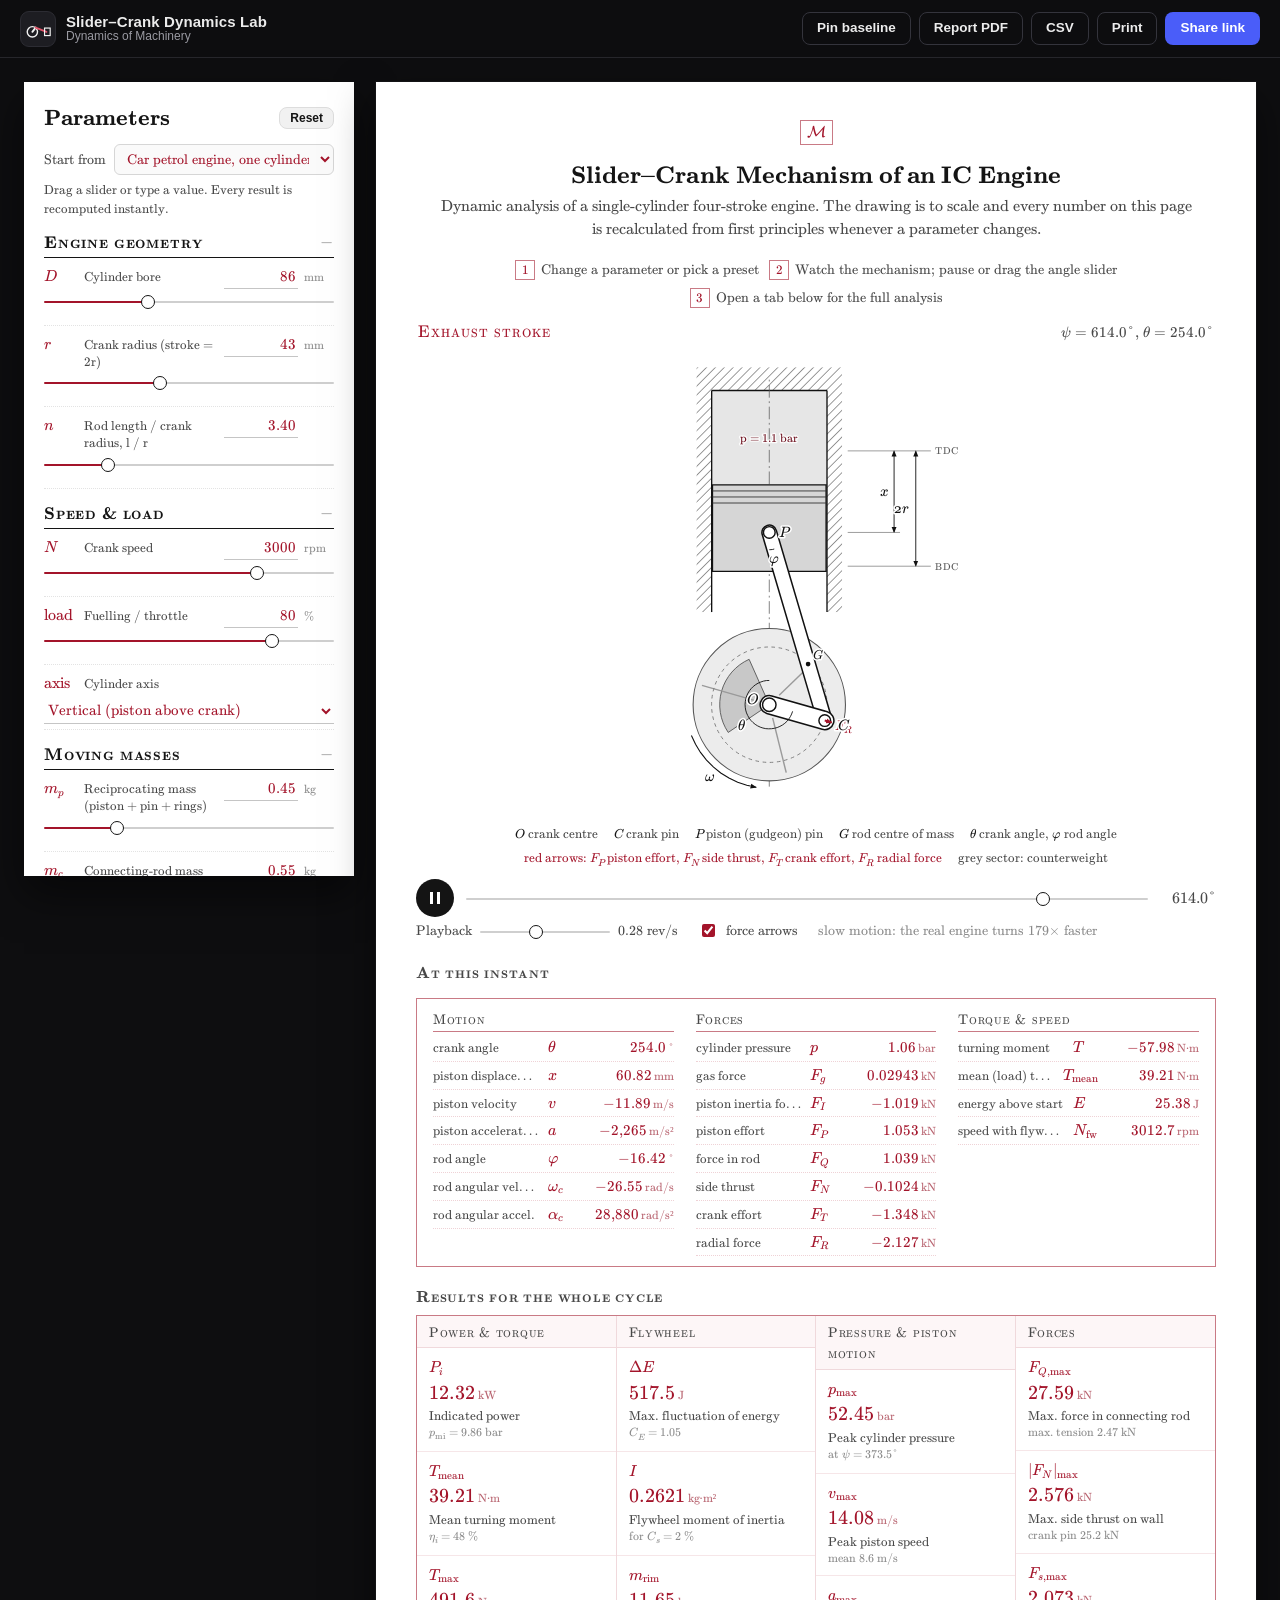
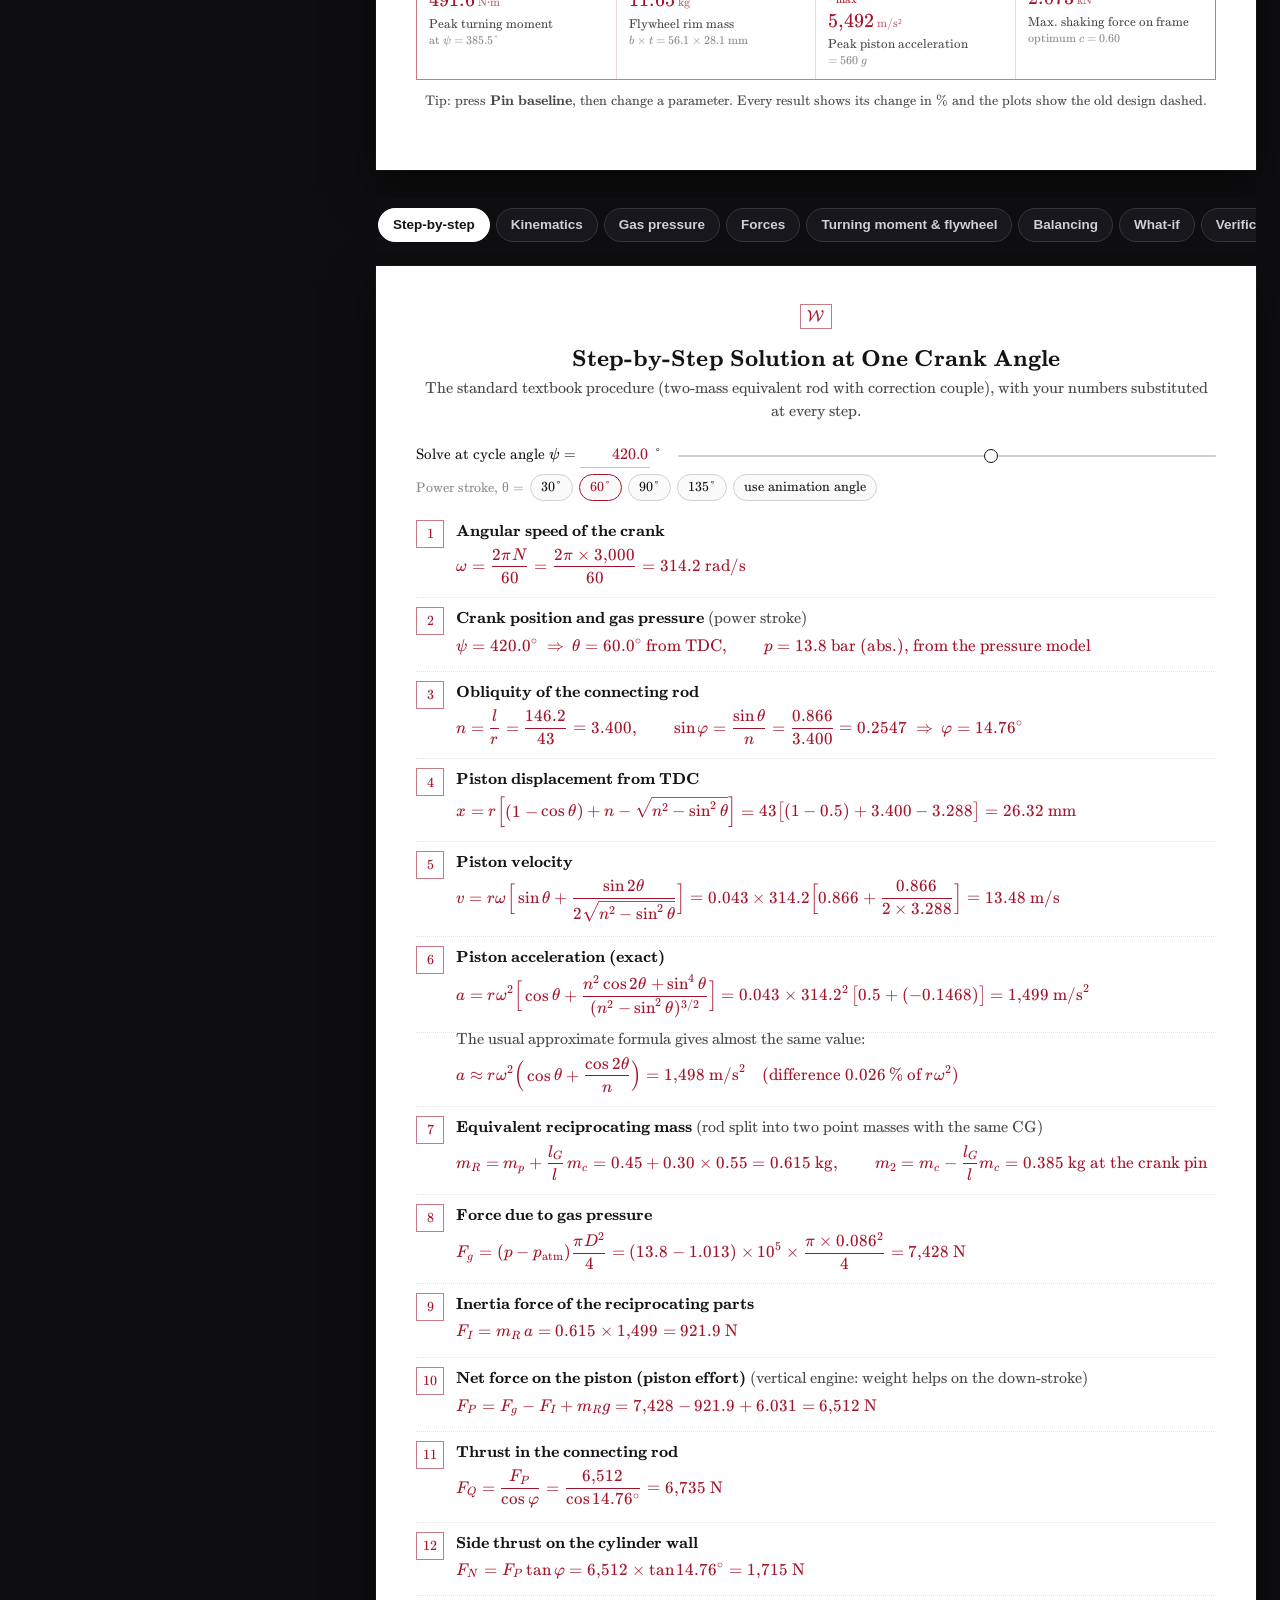
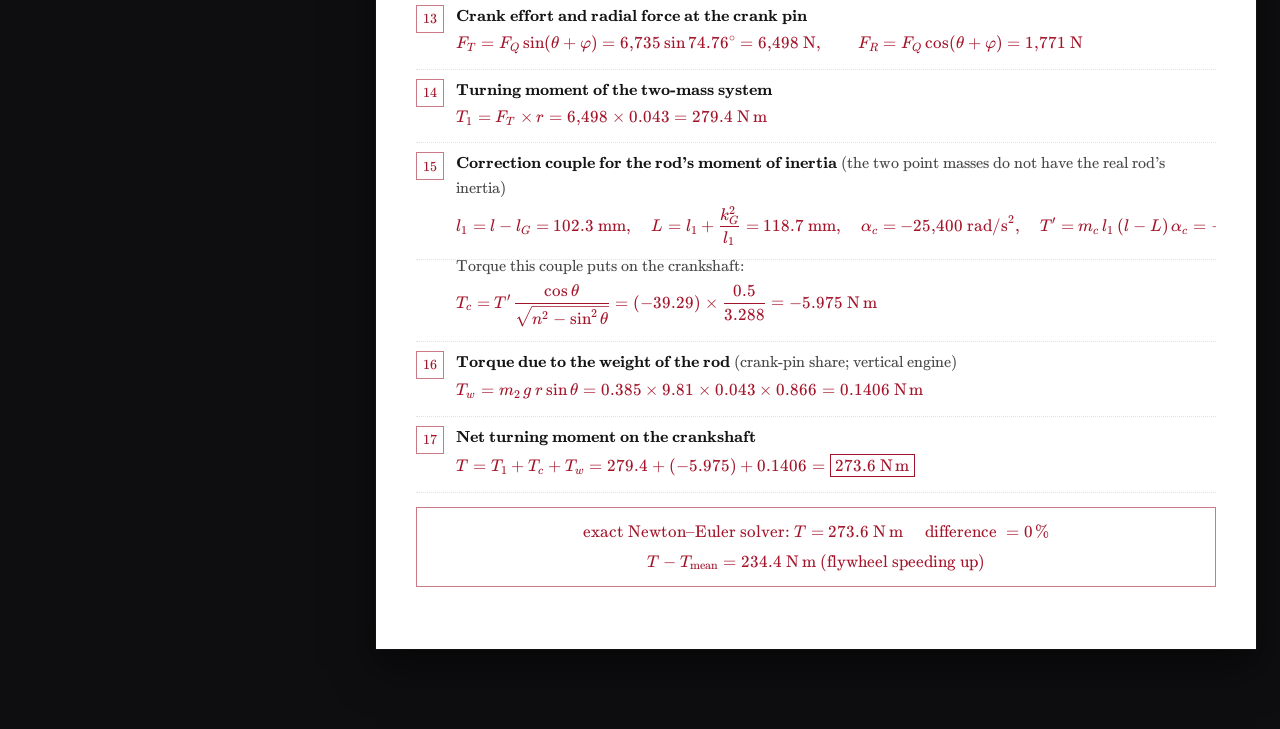
<file: index.html>
<!doctype html>
<html lang="en">
<head>
<meta charset="utf-8">
<meta name="viewport" content="width=device-width, initial-scale=1, viewport-fit=cover">
<title>Slider–Crank Dynamics Lab</title>
<meta name="description" content="Interactive dynamic analysis of a single-cylinder IC-engine slider-crank mechanism: exact kinematics, velocity and acceleration diagrams, gas pressure, Newton–Euler force analysis, turning-moment diagram, flywheel design and balancing.">
<meta name="theme-color" content="#0e0e10">
<meta property="og:title" content="Slider–Crank Dynamics Lab">
<meta property="og:description" content="Change any parameter of a single-cylinder engine and watch the mechanism, forces, turning-moment diagram, flywheel and balancing respond, with verified calculations.">
<meta property="og:type" content="website">
<link rel="icon" href="data:image/svg+xml,%3Csvg xmlns='http://www.w3.org/2000/svg' viewBox='0 0 64 64'%3E%3Crect width='64' height='64' rx='12' fill='%23fff'/%3E%3Ccircle cx='20' cy='38' r='11' fill='none' stroke='%23111' stroke-width='3'/%3E%3Cline x1='20' y1='38' x2='27' y2='29' stroke='%23111' stroke-width='4' stroke-linecap='round'/%3E%3Cline x1='27' y1='29' x2='50' y2='38' stroke='%23a3142a' stroke-width='4' stroke-linecap='round'/%3E%3Crect x='46' y='30' width='12' height='16' fill='%23ccc' stroke='%23111' stroke-width='2'/%3E%3C/svg%3E">
<link rel="preload" href="vendor/katex/fonts/KaTeX_Main-Regular.woff2" as="font" type="font/woff2" crossorigin>
<link rel="preload" href="vendor/katex/fonts/KaTeX_Math-Italic.woff2" as="font" type="font/woff2" crossorigin>
<link rel="stylesheet" href="vendor/katex/katex.min.css">
<link rel="stylesheet" href="css/style.css">
<script defer src="vendor/katex/katex.min.js"></script>
<script defer src="js/engine.js"></script>
<script defer src="js/plot.js"></script>
<script defer src="js/mechanism.js"></script>
<script defer src="js/app.js"></script>
</head>
<body>
<header class="topbar" id="top">
  <a class="brand" href="#" aria-label="Slider–Crank Dynamics Lab, back to top">
    <span class="brand-mark" aria-hidden="true">
      <svg viewBox="0 0 64 64" width="30" height="30"><circle cx="20" cy="38" r="11" fill="none" stroke="currentColor" stroke-width="3"/><line x1="20" y1="38" x2="27" y2="29" stroke="currentColor" stroke-width="4" stroke-linecap="round"/><line x1="27" y1="29" x2="50" y2="38" stroke="#e0566b" stroke-width="4" stroke-linecap="round"/><rect x="46" y="30" width="12" height="16" fill="none" stroke="currentColor" stroke-width="2.5"/></svg>
    </span>
    <span class="brand-text"><b>Slider–Crank Dynamics Lab</b><small>Dynamics of Machinery</small></span>
  </a>
  <div class="tb-actions">
    <button class="btn ghost" id="btnBaseline" title="Freeze the current design so every change is compared against it">Pin baseline</button>
    <a class="btn ghost" id="btnReport" href="report/Slider-Crank-Dynamic-Analysis.pdf" target="_blank" rel="noopener" title="Complete analysis of the default engine as a PDF report">Report PDF</a>
    <button class="btn ghost hide-sm" id="btnCSV" title="Download the full cycle table as CSV">CSV</button>
    <button class="btn ghost hide-sm" id="btnPrint" title="Print or save everything as PDF">Print</button>
    <button class="btn primary" id="btnShare" title="Copy a link that opens this exact configuration">Share link</button>
  </div>
</header>

<div class="layout" id="layout">
  <aside class="panel" id="panel" aria-label="Parameters">
    <div class="panel-head">
      <h2>Parameters</h2>
      <button class="btn tiny" id="btnReset" title="Restore the selected preset">Reset</button>
    </div>
    <label class="preset-row"><span>Start from</span><select id="preset" aria-label="Preset engine"></select></label>
    <p class="panel-note">Drag a slider or type a value. Every result is recomputed instantly.</p>
    <div id="controls"></div>
    <p class="panel-foot" id="perf"></p>
  </aside>

  <main class="pages" id="pages">

    <!-- ============================================================ HERO: mechanism first -->
    <section class="sheet hero" id="s-mech" aria-label="Mechanism in motion">
      <div class="tag" data-tex="\mathcal{M}"></div>
      <h1>Slider–Crank Mechanism of an IC Engine</h1>
      <p class="sub">Dynamic analysis of a single-cylinder four-stroke engine. The drawing is to scale and every number on this page is recalculated from first principles whenever a parameter changes.</p>
      <ol class="howto" aria-label="How to use">
        <li><b>1</b>Change a parameter or pick a preset</li>
        <li><b>2</b>Watch the mechanism; pause or drag the angle slider</li>
        <li><b>3</b>Open a tab below for the full analysis</li>
      </ol>
      <div class="mech-head"><span id="strokeName" class="stroke-name">&nbsp;</span><span id="psiLabel" class="psi-label"></span></div>
      <div class="mech-wrap" id="mechHost"></div>
      <p class="mech-key"><span><i class="mi">O</i> crank centre</span><span><i class="mi">C</i> crank pin</span><span><i class="mi">P</i> piston (gudgeon) pin</span><span><i class="mi">G</i> rod centre of mass</span><span><i class="mi">θ</i> crank angle, <i class="mi">φ</i> rod angle</span><span class="r">red arrows: <i class="mi">F<sub>P</sub></i> piston effort, <i class="mi">F<sub>N</sub></i> side thrust, <i class="mi">F<sub>T</sub></i> crank effort, <i class="mi">F<sub>R</sub></i> radial force</span><span>grey sector: counterweight</span></p>
      <div class="transport">
        <button class="btn round" id="btnPlay" aria-label="Pause animation" title="Play / pause (space)"><span class="ic-pause"></span></button>
        <input type="range" id="scrub" min="0" max="720" step="0.5" value="0" aria-label="Cycle angle psi">
        <span class="scrub-val" id="scrubVal">0°</span>
      </div>
      <div class="transport2">
        <label>Playback <input type="range" id="speed" min="0" max="1000" value="420" aria-label="Playback speed"> <span id="speedVal"></span></label>
        <label class="chk"><input type="checkbox" id="chkForces" checked> force arrows</label>
        <span class="muted small" id="slowmo"></span>
      </div>
      <div id="panelSlot"></div>
      <h3 class="mini-h">At this instant</h3>
      <div class="eqbox inst" id="inst" aria-live="off"></div>
      <h3 class="mini-h">Results for the whole cycle</h3>
      <div class="kpis" id="kpis"></div>
      <p class="hint">Tip: press <b>Pin baseline</b>, then change a parameter. Every result shows its change in % and the plots show the old design dashed.</p>
    </section>

    <nav class="tabs" id="tabs" role="tablist" aria-label="Analysis sections"></nav>

    <!-- ============================================================ STEP-BY-STEP -->
    <section class="sheet tab-page" id="solution" data-tab="Step-by-step" role="tabpanel">
      <div class="tag" data-tex="\mathcal{W}"></div>
      <h2>Step-by-Step Solution at One Crank Angle</h2>
      <p class="sub">The standard textbook procedure (two-mass equivalent rod with correction couple), with your numbers substituted at every step.</p>
      <div class="ws-controls">
        <label>Solve at cycle angle <span class="tx" data-tex="\psi"></span> =
          <input type="number" id="wsNum" min="0" max="719.5" step="0.5" value="420" aria-label="Cycle angle for the worked solution"> °</label>
        <input type="range" id="wsRange" min="0" max="719.5" step="0.5" value="420" aria-label="Cycle angle slider">
        <div class="ws-quick">
          <span class="muted small">Power stroke, θ =</span>
          <button class="chip" data-psi="390">30°</button><button class="chip" data-psi="420">60°</button><button class="chip" data-psi="450">90°</button><button class="chip" data-psi="495">135°</button>
          <button class="chip" id="wsSync" title="Use the angle currently shown by the animation">use animation angle</button>
        </div>
      </div>
      <ol class="steps" id="steps"></ol>
      <div class="eqbox result" id="wsResult"></div>
    </section>

    <!-- ============================================================ KINEMATICS -->
    <section class="sheet tab-page" id="kinematics" data-tab="Kinematics" role="tabpanel">
      <div class="tag" data-tex="\mathcal{K}"></div>
      <h2>Kinematics: Velocity &amp; Acceleration</h2>
      <p class="sub">How fast the piston and rod move at every crank angle. These numbers drive all the inertia forces.</p>
      <div class="obs" id="obsKin"></div>
      <h3>Velocity and acceleration diagrams (relative velocity method)</h3>
      <p class="small muted">Drawn to scale at the animation angle; they move with the mechanism. Vectors: <i>oc</i> crank-pin velocity ⟂ <i>OC</i>, <i>cp</i> velocity of <i>P</i> relative to <i>C</i> ⟂ <i>CP</i>, <i>op</i> piston velocity along the stroke. In the acceleration diagram, <i>c′x</i> is the radial (centripetal) and <i>xp′</i> the tangential component of <i>P</i> relative to <i>C</i>.</p>
      <div class="poly-wrap" id="polyHost"></div>
      <div class="table-wrap"><table class="vt compact" id="tblPoly"></table></div>
      <div class="fig-stack">
        <div class="fig" id="figX"></div>
        <div class="fig" id="figV"></div>
        <div class="fig" id="figA"></div>
      </div>
      <p class="caption"><b>Fig. 2.</b> Piston displacement, velocity and acceleration over one revolution (solid: exact, dashed: approximate formula).</p>
      <div class="fig-grid">
        <div class="fig" id="figWc"></div>
        <div class="fig" id="figAc"></div>
      </div>
      <p class="caption"><b>Fig. 3.</b> Angular velocity and angular acceleration of the connecting rod.</p>
      <h3>How it is calculated</h3>
      <div class="eqbox">
        <div class="eq" data-tex="x = r\left[(1-\cos\theta) + n - \sqrt{n^{2}-\sin^{2}\theta}\,\right],\qquad n=\dfrac{l}{r},\qquad \omega=\dfrac{2\pi N}{60}"></div>
        <div class="eq" data-tex="v= r\omega\left[\sin\theta+\dfrac{\sin 2\theta}{2\sqrt{n^{2}-\sin^{2}\theta}}\right],\qquad a= r\omega^{2}\left[\cos\theta+\dfrac{n^{2}\cos 2\theta+\sin^{4}\theta}{\left(n^{2}-\sin^{2}\theta\right)^{3/2}}\right]"></div>
        <div class="eq" data-tex="\sin\varphi=\dfrac{\sin\theta}{n},\qquad \omega_c=\dfrac{\omega\cos\theta}{\sqrt{n^{2}-\sin^{2}\theta}},\qquad \alpha_c=-\dfrac{\omega^{2}\sin\theta\,(n^{2}-1)}{\left(n^{2}-\sin^{2}\theta\right)^{3/2}}"></div>
        <div class="eq" data-tex="\text{approximate: } v\approx r\omega\left(\sin\theta+\tfrac{\sin2\theta}{2n}\right),\qquad a\approx r\omega^{2}\left(\cos\theta+\tfrac{\cos2\theta}{n}\right)"></div>
      </div>
      <div class="eqbox result" id="resKin"></div>
    </section>

    <!-- ============================================================ PRESSURE -->
    <section class="sheet tab-page" id="pressure" data-tab="Gas pressure" role="tabpanel">
      <div class="tag" data-tex="\mathcal{G}"></div>
      <h2>Cylinder Pressure &amp; Indicator Diagram</h2>
      <p class="sub">The gas pushes the piston; this pressure is the input for the force analysis.</p>
      <div class="obs" id="obsGas"></div>
      <div class="fig" id="figP"></div>
      <p class="caption"><b>Fig. 4.</b> Cylinder pressure over the four-stroke cycle.</p>
      <div class="fig-toolbar"><label class="chk"><input type="checkbox" id="chkLog"> log–log axes</label></div>
      <div class="fig" id="figPV"></div>
      <p class="caption"><b>Fig. 5.</b> Indicator (<span class="tx" data-tex="p\text{–}V"></span>) diagram. The enclosed area is the indicated work per cycle; the dot follows the animation.</p>
      <h3>How it is calculated</h3>
      <div class="eqbox">
        <div class="eq" data-tex="V(\theta)=V_c+\tfrac{\pi}{4}D^{2}\,x(\theta),\qquad V_s=\tfrac{\pi}{4}D^{2}\,(2r),\qquad V_c=\dfrac{V_s}{r_c-1}"></div>
        <div class="eq" data-tex="\dfrac{dp}{d\theta}=-\gamma\,\dfrac{p}{V}\,\dfrac{dV}{d\theta}+\dfrac{\gamma-1}{V}\,\dfrac{dQ}{d\theta},\qquad Q(\theta)=Q_{in}\left\{1-\exp\!\left[-5\left(\dfrac{\theta-\theta_0}{\Delta\theta_b}\right)^{3}\right]\right\}"></div>
        <div class="eq" data-tex="W=\oint p\,dV,\qquad p_{mi}=\dfrac{W}{V_s},\qquad P_i=W\,\dfrac{N}{120},\qquad \eta_i=\dfrac{W}{Q_{in}}"></div>
      </div>
      <p class="small">First-law energy balance of the closed cylinder, integrated with RK4 (0.25° step). Combustion starts at <span class="tx" data-tex="\theta_0=360^\circ-\theta_s"></span> and lasts <span class="tx" data-tex="\Delta\theta_b"></span>. Suction is at <span class="tx" data-tex="p_1"></span>, exhaust at <span class="tx" data-tex="1.05\,p_{atm}"></span>, and the crank-case is at <span class="tx" data-tex="p_{atm}"></span>. Net heat released at full load is 2.6 kJ per litre of swept volume.</p>
      <div class="eqbox result" id="resGas"></div>
    </section>

    <!-- ============================================================ FORCES -->
    <section class="sheet tab-page" id="forces" data-tab="Forces" role="tabpanel">
      <div class="tag" data-tex="\mathcal{F}"></div>
      <h2>Dynamic Force Analysis</h2>
      <p class="sub">Gas force minus the inertia of the moving parts gives the forces in every link and bearing.</p>
      <div class="obs" id="obsForce"></div>
      <div class="fig" id="figF1"></div>
      <p class="caption"><b>Fig. 6.</b> Gas force, inertia force of the piston and net piston effort.</p>
      <div class="fig" id="figF2"></div>
      <p class="caption"><b>Fig. 7.</b> Thrust in the connecting rod (+ compression, − tension) and side thrust on the cylinder wall.</p>
      <div class="fig-grid">
        <div class="fig" id="figF3"></div>
        <div class="fig" id="figPolar"></div>
      </div>
      <p class="caption"><b>Fig. 8.</b> Left: crank effort <span class="tx" data-tex="F_T"></span> and radial force <span class="tx" data-tex="F_R"></span>. Right: polar load diagram of the crank pin (in the crank frame), used to size the big-end bearing.</p>
      <h3>How it is calculated</h3>
      <div class="eqbox">
        <div class="eq" data-tex="F_g=(p-p_{atm})\,\tfrac{\pi}{4}D^{2},\qquad F_P=F_g-m_R\,a\;(+\,m_R\,g\ \text{if vertical}),\qquad m_R=m_p+\tfrac{l_G}{l}\,m_c"></div>
        <div class="eq" data-tex="F_Q=\dfrac{F_P}{\cos\varphi},\quad F_N=F_P\tan\varphi,\quad F_T=F_Q\sin(\theta+\varphi),\quad F_R=F_Q\cos(\theta+\varphi),\quad T_1=F_T\,r"></div>
        <div class="eq" data-tex="T=T_1+T_c+T_w,\qquad T_c=\big(I_2-I_G\big)\,\alpha_c\,\dfrac{\cos\theta}{\sqrt{n^2-\sin^2\theta}},\qquad I_2=m_c\,l_1(l-l_1)"></div>
      </div>
      <p class="small">The plots use the exact Newton–Euler solution of piston and rod (rod mass and moment of inertia included):
        <span class="tx" data-tex="m_c\mathbf a_G=\mathbf F_C-\mathbf F+m_c\mathbf g"></span>,
        <span class="tx" data-tex="I_G\ddot\beta=(\mathbf r_C-\mathbf r_P)\times\mathbf F+(\mathbf r_C-\mathbf r_G)\times m_c(\mathbf a_G-\mathbf g)"></span>,
        <span class="tx" data-tex="T=[\mathbf r_C\times(-\mathbf F_C)]_z"></span>.
        The textbook two-mass method with correction couple <span class="tx" data-tex="T_c"></span> gives exactly the same torque; see the Verification tab.</p>
      <div class="eqbox result" id="resForce"></div>
    </section>

    <!-- ============================================================ TMD -->
    <section class="sheet tab-page" id="flywheel" data-tab="Turning moment &amp; flywheel" role="tabpanel">
      <div class="tag" data-tex="\mathcal{T}"></div>
      <h2>Turning-Moment Diagram &amp; Flywheel</h2>
      <p class="sub">The engine torque swings above and below the steady load torque; the flywheel stores the surplus and gives it back.</p>
      <div class="obs" id="obsTmd"></div>
      <div class="fig" id="figT"></div>
      <p class="caption"><b>Fig. 9.</b> Turning-moment diagram. Red areas: <span class="tx" data-tex="T>T_{mean}"></span> (flywheel speeds up); blue: <span class="tx" data-tex="T<T_{mean}"></span> (flywheel slows down).</p>
      <h3>Table of areas (textbook method)</h3>
      <p class="small muted">Each loop is the area between <span class="tx" data-tex="T"></span> and <span class="tx" data-tex="T_{mean}"></span> between two crossing points. Taking the energy at the first crossing as <span class="tx" data-tex="E"></span>, the running total gives the energy at every crossing; the largest minus the smallest is <span class="tx" data-tex="\Delta E"></span>.</p>
      <div class="table-wrap"><table class="vt compact" id="tblLoops"></table></div>
      <div class="fig-grid">
        <div class="fig" id="figE"></div>
        <div class="fig" id="figN"></div>
      </div>
      <p class="caption"><b>Fig. 10.</b> Left: fluctuation of energy <span class="tx" data-tex="E(\psi)"></span>. Right: crankshaft speed with the designed flywheel, which stays inside the <span class="tx" data-tex="\pm C_s/2"></span> band.</p>
      <h3>How it is calculated</h3>
      <div class="eqbox">
        <div class="eq" data-tex="T_{mean}=\dfrac{1}{4\pi}\int_{0}^{4\pi}T\,d\theta,\qquad E(\theta)=\int_{0}^{\theta}\left(T-T_{mean}\right)d\theta,\qquad \Delta E=E_{max}-E_{min}"></div>
        <div class="eq" data-tex="\Delta E=I\,\omega^{2}C_s\;\Rightarrow\;I=\dfrac{\Delta E}{\omega^{2}C_s},\qquad C_E=\dfrac{\Delta E}{W},\qquad m_{rim}=\dfrac{I}{R^{2}},\qquad b\,t=\dfrac{m_{rim}}{2\pi R\,\rho},\qquad \sigma_t=\rho\,v^{2}"></div>
      </div>
      <div class="eqbox result" id="resTmd"></div>
    </section>

    <!-- ============================================================ BALANCING -->
    <section class="sheet tab-page" id="balancing" data-tab="Balancing" role="tabpanel">
      <div class="tag" data-tex="\mathcal{B}"></div>
      <h2>Balancing of Reciprocating Masses</h2>
      <p class="sub">The moving parts shake the engine frame; a counterweight on the crank can only partly cancel this.</p>
      <div class="obs" id="obsBal"></div>
      <div class="fig-grid">
        <div class="fig" id="figBal1"></div>
        <div class="fig" id="figBal2"></div>
      </div>
      <p class="caption"><b>Fig. 11.</b> Left: primary and secondary unbalanced forces over one revolution. Right: shaking force on the frame for <span class="tx" data-tex="c=0"></span>, the chosen <span class="tx" data-tex="c"></span>, and the optimum <span class="tx" data-tex="c"></span>.</p>
      <h3>How it is calculated</h3>
      <div class="eqbox">
        <div class="eq" data-tex="m_R=m_p+\dfrac{l_G}{l}\,m_c,\qquad m_{rot}=\Big(1-\dfrac{l_G}{l}\Big)m_c,\qquad m_B=m_{rot}+c\,m_R\ \ \text{(counterweight at radius } r)"></div>
        <div class="eq" data-tex="F_{pri}=m_R\,\omega^{2}r\cos\theta,\qquad F_{sec}=m_R\,\omega^{2}r\,\dfrac{\cos 2\theta}{n},\qquad \mathbf F_s=-\left(m_p\,\mathbf a_P+m_c\,\mathbf a_G+m_B\,\mathbf a_B\right)"></div>
        <div class="eq" data-tex="\text{residual primary: }(1-c)\,m_R\omega^{2}r\cos\theta\ \text{along the stroke},\qquad c\,m_R\omega^{2}r\sin\theta\ \text{across it}"></div>
      </div>
      <div class="eqbox result" id="resBal"></div>
    </section>

    <!-- ============================================================ SENSITIVITY -->
    <section class="sheet tab-page" id="sensitivity" data-tab="What-if" role="tabpanel">
      <div class="tag" data-tex="\mathcal{S}"></div>
      <h2>What Changes When a Parameter Changes?</h2>
      <p class="sub">A bar of +0.8 means a 1 % increase in that parameter raises the chosen result by about 0.8 %; negative bars mean it falls.</p>
      <div class="fig-toolbar"><label>Result <select id="sensOut"></select></label></div>
      <div class="fig" id="figSens"></div>
      <p class="caption"><b>Fig. 12.</b> Elasticity <span class="tx" data-tex="\partial\ln y/\partial\ln x"></span> of the selected result to each input at the current design (central differences, ±1 %).</p>
      <div class="fig-grid">
        <div class="fig" id="mapA"></div>
        <div class="fig" id="mapB"></div>
      </div>
      <p class="caption"><b>Fig. 13.</b> Design space over crank speed <span class="tx" data-tex="N"></span> and obliquity ratio <span class="tx" data-tex="n"></span>. Left: flywheel rim mass needed for the chosen <span class="tx" data-tex="C_s"></span>. Right: change of peak crank-pin load relative to the current design (★). Click a map to move the design there.</p>
    </section>

    <!-- ============================================================ VERIFICATION -->
    <section class="sheet tab-page" id="verification" data-tab="Verification" role="tabpanel">
      <div class="tag" data-tex="\mathcal{V}"></div>
      <h2>Verification of the Calculations</h2>
      <p class="sub">Every result is cross-checked against an independent method.</p>
      <p><b>Benchmark A: textbook problem.</b> A horizontal engine has <span class="tx" data-tex="r=300"></span>&nbsp;mm, <span class="tx" data-tex="l=1.2"></span>&nbsp;m, <span class="tx" data-tex="D=0.5"></span>&nbsp;m, <span class="tx" data-tex="m_R=250"></span>&nbsp;kg and <span class="tx" data-tex="N=250"></span>&nbsp;rpm, with a net pressure of 0.35&nbsp;N/mm² at <span class="tx" data-tex="\theta=60^\circ"></span> from IDC. It is solved by the hand-calculation chain (approximate acceleration) and by the exact solver.</p>
      <div class="table-wrap"><table class="vt" id="tblBench"></table></div>
      <p><b>Benchmark B: air-standard Otto cycle.</b> For <span class="tx" data-tex="r_c=8,\ \gamma=1.4"></span> the integrated cycle must give <span class="tx" data-tex="\eta=1-r_c^{\,1-\gamma}"></span>.</p>
      <div class="table-wrap"><table class="vt" id="tblOtto"></table></div>
      <p><b>Live checks on the current design</b> (recomputed on every change):</p>
      <div class="table-wrap"><table class="vt" id="tblLive"></table></div>
      <div class="fig" id="figVer"></div>
      <p class="caption"><b>Fig. 14.</b> Exact turning moment against the common simplified method (two-mass rod, approximate acceleration, no correction couple). The gap is the error of that simplification for this design.</p>
    </section>

    <!-- ============================================================ THEORY -->
    <section class="sheet tab-page" id="theory" data-tab="Problem &amp; notation" role="tabpanel">
      <div class="tag" data-tex="\mathscr{P}"></div>
      <h2>Problem Statement &amp; Notation</h2>
      <p><b>Setting.</b> A slider-crank chain <span class="tx" data-tex="OCP"></span>. The crank <span class="tx" data-tex="OC"></span> of radius <span class="tx" data-tex="r"></span> turns counter-clockwise at <span class="tx" data-tex="N"></span>&nbsp;rpm about the fixed centre <span class="tx" data-tex="O"></span>. The connecting rod <span class="tx" data-tex="CP"></span> has length <span class="tx" data-tex="l=nr"></span>, mass <span class="tx" data-tex="m_c"></span>, centre of mass <span class="tx" data-tex="G"></span> at <span class="tx" data-tex="l_G"></span> from the crank pin and radius of gyration <span class="tx" data-tex="k_G"></span>. The piston (bore <span class="tx" data-tex="D"></span>, reciprocating mass <span class="tx" data-tex="m_p"></span>) slides along the line of stroke. A rim-type flywheel of mean diameter <span class="tx" data-tex="D_f"></span> and a counterweight balancing the revolving mass plus a fraction <span class="tx" data-tex="c"></span> of the reciprocating mass are fitted.</p>
      <p><b>Coordinates.</b> <span class="tx" data-tex="\theta"></span> is the crank angle from inner dead centre (TDC) and <span class="tx" data-tex="\psi\in[0,720^\circ)"></span> the four-stroke cycle angle (0 TDC suction, 180 BDC, 360 firing TDC, 540 BDC). Forces are positive toward the crank; torque <span class="tx" data-tex="T"></span> is positive in the direction of rotation.</p>
      <p><b>Data</b> <span class="muted">(live)</span>.</p>
      <p class="dataline" id="dataLine"></p>
      <div class="cols">
        <dl class="nom">
          <dt data-tex="r,\ l,\ n"></dt><dd>crank radius, rod length, obliquity ratio <span class="tx" data-tex="l/r"></span></dd>
          <dt data-tex="\theta,\ \psi,\ \varphi"></dt><dd>crank angle, cycle angle, rod obliquity</dd>
          <dt data-tex="x,\ v,\ a"></dt><dd>piston displacement, velocity, acceleration</dd>
          <dt data-tex="\omega_c,\ \alpha_c"></dt><dd>angular velocity / acceleration of the rod</dd>
          <dt data-tex="F_g,\ F_I,\ F_P"></dt><dd>gas force, inertia force, piston effort</dd>
          <dt data-tex="F_Q,\ F_N"></dt><dd>thrust in rod, side thrust on cylinder wall</dd>
          <dt data-tex="F_T,\ F_R"></dt><dd>crank effort (tangential) and radial force</dd>
          <dt data-tex="T_c,\ T_w"></dt><dd>torque of the correction couple and of rod weight</dd>
          <dt data-tex="\Delta E,\ C_E,\ C_s"></dt><dd>max. fluctuation of energy; coefficients of fluctuation of energy and speed</dd>
          <dt data-tex="I,\ m_{rim},\ b,\ t"></dt><dd>flywheel inertia, rim mass, width, thickness</dd>
          <dt data-tex="m_R,\ m_{rot},\ c"></dt><dd>reciprocating and revolving masses, balance fraction</dd>
        </dl>
        <div>
          <p><b>Assumptions.</b></p>
          <ul class="tight">
            <li>Rigid links, frictionless joints; crank balanced about <span class="tx" data-tex="O"></span>.</li>
            <li>Constant crank speed during the force analysis (the flywheel keeps the ripple within <span class="tx" data-tex="C_s"></span>).</li>
            <li>Gravity included; single-zone ideal gas with constant <span class="tx" data-tex="\gamma"></span>; instantaneous gas exchange at dead centres.</li>
            <li>Flywheel inertia from the rim alone (conservative).</li>
          </ul>
          <p><b>Numerics.</b> 1440 crank positions per cycle (0.5°), RK4 for the pressure equation, trapezoidal integrals.</p>
        </div>
      </div>
      <p><b>References.</b></p>
      <ol class="refs">
        <li>S.&nbsp;S.&nbsp;Rattan, <i>Theory of Machines</i>, McGraw-Hill Education.</li>
        <li>R.&nbsp;S.&nbsp;Khurmi &amp; J.&nbsp;K.&nbsp;Gupta, <i>Theory of Machines</i>, S.&nbsp;Chand.</li>
        <li>A.&nbsp;Ghosh &amp; A.&nbsp;K.&nbsp;Mallik, <i>Theory of Mechanisms and Machines</i>, East-West Press.</li>
        <li>J.&nbsp;J.&nbsp;Uicker, G.&nbsp;R.&nbsp;Pennock &amp; J.&nbsp;E.&nbsp;Shigley, <i>Theory of Machines and Mechanisms</i>, Oxford University Press.</li>
        <li>J.&nbsp;B.&nbsp;Heywood, <i>Internal Combustion Engine Fundamentals</i>, McGraw-Hill.</li>
      </ol>
    </section>
  </main>
</div>

<div class="pip" id="pip" aria-hidden="true">
  <div class="pip-host" id="pipHost"></div>
  <div class="pip-bar"><button class="btn round small" id="pipPlay" aria-label="Play or pause"><span class="ic-pause"></span></button><span id="pipLabel"></span><a href="#" class="pip-link" id="pipTop">top ↑</a><button class="pip-close" id="pipClose" aria-label="Hide the mini mechanism" title="Hide">×</button></div>
</div>
<button class="fab" id="fab">Parameters ↑</button>
<div class="toast" id="toast" role="status"></div>
<noscript><p class="noscript">This dashboard needs JavaScript to compute and draw the results.</p></noscript>
</body>
</html>
</file>
<file: css/style.css>
/* Slider–Crank Dynamics Lab — "LaTeX paper on a dark viewer" theme */
:root {
  --backdrop: #0e0e10;
  --backdrop-2: #17171a;
  --chrome-line: #26262b;
  --chrome-text: #ececec;
  --chrome-muted: #9a9aa2;
  --paper: #ffffff;
  --ink: #141414;
  --ink-2: #474747;
  --ink-3: #8a8a8a;
  --rule: #dcdcdc;
  --red: #a3142a;
  --red-line: #c97a85;
  --red-wash: #fdf6f7;
  --blue: #1f77b4;
  --accent: #4a5df9;
  --accent-2: #3a4ce0;
  --font: "KaTeX_Main", "Latin Modern Roman", "CMU Serif", "Times New Roman", Times, serif;
  --font-math: "KaTeX_Math", "Latin Modern Math", "Times New Roman", serif;
  --font-ui: -apple-system, BlinkMacSystemFont, "Segoe UI", Roboto, "Helvetica Neue", Arial, sans-serif;
  --panel-w: 352px;
  --topbar-h: 58px;
}

* { box-sizing: border-box; }
html { scroll-behavior: smooth; scroll-padding-top: calc(var(--topbar-h) + 16px); -webkit-text-size-adjust: 100%; }
body {
  margin: 0; background: var(--backdrop); color: var(--chrome-text);
  font-family: var(--font); font-size: 16px; line-height: 1.5;
  -webkit-font-smoothing: antialiased;
}
a { color: inherit; }
button, select, input { font: inherit; color: inherit; }
kbd, code { font-family: ui-monospace, SFMono-Regular, Consolas, monospace; font-size: .86em; }

/* ------------------------------------------------------------ top bar */
.topbar {
  position: sticky; top: 0; z-index: 60; height: var(--topbar-h);
  display: flex; align-items: center; gap: 16px; padding: 0 20px;
  background: rgba(14, 14, 16, .9); backdrop-filter: saturate(140%) blur(10px); -webkit-backdrop-filter: saturate(140%) blur(10px);
  border-bottom: 1px solid var(--chrome-line); font-family: var(--font-ui);
}
.brand { display: flex; align-items: center; gap: 10px; text-decoration: none; min-width: 0; }
.brand-mark { display: grid; place-items: center; width: 36px; height: 36px; border-radius: 9px; background: #1d1d22; color: #f2f2f2; border: 1px solid #2c2c33; flex: none; }
.brand-text { display: flex; flex-direction: column; line-height: 1.15; min-width: 0; }
.brand-text b { font-weight: 650; font-size: 15px; letter-spacing: .1px; white-space: nowrap; }
.brand-text small { color: var(--chrome-muted); font-size: 12px; white-space: nowrap; }
.tb-actions { margin-left: auto; display: flex; align-items: center; gap: 8px; }
.tb-select { display: flex; align-items: center; gap: 6px; color: var(--chrome-muted); font-size: 13px; }
.tb-select select {
  background: #1b1b20; border: 1px solid #2f2f37; border-radius: 8px; color: var(--chrome-text);
  padding: 6px 28px 6px 10px; font-size: 13px; max-width: 230px; appearance: none; -webkit-appearance: none;
  background-image: linear-gradient(45deg, transparent 50%, #aaa 50%), linear-gradient(135deg, #aaa 50%, transparent 50%);
  background-position: calc(100% - 15px) 52%, calc(100% - 10px) 52%; background-size: 5px 5px; background-repeat: no-repeat;
}
.btn {
  border: 1px solid transparent; border-radius: 8px; padding: 7px 14px; font-family: var(--font-ui); font-size: 13.5px; font-weight: 600;
  cursor: pointer; transition: background .15s, border-color .15s, color .15s; white-space: nowrap; line-height: 1.2;
}
.btn.primary { background: var(--accent); color: #fff; }
.btn.primary:hover { background: var(--accent-2); }
.btn.ghost { background: transparent; border-color: #34343c; color: var(--chrome-text); }
.btn.ghost:hover { background: #1d1d23; }
a.btn { text-decoration: none; display: inline-block; }
.btn.ghost.on { border-color: var(--accent); color: #c7cdff; background: rgba(74, 93, 249, .12); }
.btn.tiny { padding: 3px 10px; font-size: 12px; background: #f1f1f1; color: var(--ink); border-color: #ddd; }
.btn.tiny:hover { background: #e7e7e7; }
.btn:focus-visible, select:focus-visible, input:focus-visible, a:focus-visible { outline: 2px solid var(--accent); outline-offset: 2px; }

/* ------------------------------------------------------------ layout */
.layout {
  display: grid; grid-template-columns: var(--panel-w) minmax(0, 1fr); gap: 28px;
  max-width: 1500px; margin: 0 auto; padding: 24px 24px 80px;
}
.pages { display: flex; flex-direction: column; gap: 28px; min-width: 0; }

/* ------------------------------------------------------------ paper */
.panel, .sheet { background: var(--paper); color: var(--ink); }
.sheet {
  position: relative; padding: 44px 56px 56px; max-width: 980px; width: 100%; margin: 0 auto;
  box-shadow: 0 0 0 1px rgba(255, 255, 255, .03), 0 18px 40px rgba(0, 0, 0, .5);
}
.sheet h1, .sheet h2 { text-align: center; font-weight: 700; margin: 4px 0 2px; letter-spacing: .1px; }
.sheet h1 { font-size: 1.62rem; }
.sheet h2 { font-size: 1.42rem; }
.sheet h3 { font-size: 1.12rem; margin: 6px 0 10px; }
.center { text-align: center; }
.sheet p { margin: 10px 0; text-align: justify; hyphens: auto; -webkit-hyphens: auto; }
.sheet .sub { text-align: center; color: var(--ink-2); margin: 2px 0 18px; font-size: .97rem; }
.byline { text-align: center !important; margin: 4px 0 !important; }
.byline.small { font-size: .9rem; color: var(--ink-2); margin-bottom: 22px !important; }
.muted { color: var(--ink-3); }
.small { font-size: .88rem; }
.sheet a { color: var(--red); text-decoration: none; }
.sheet a:hover { text-decoration: underline; }
.page-no { position: absolute; left: 0; right: 0; bottom: 16px; text-align: center; color: var(--ink-3); font-size: .85rem; }
.tag { display: block; width: fit-content; margin: 18px auto 12px; padding: 0 6px; border: 1px solid var(--red-line); color: var(--red); font-size: .95rem; min-height: 1.5em; }
.tag .katex { color: var(--red); }
.sheet .tag:first-child { margin-top: 0; }

.eqbox { border: 1px solid var(--red-line); color: var(--red); padding: 10px 16px; margin: 14px 0; overflow-x: auto; overflow-y: hidden; }
.eqbox .katex { color: var(--red); }
.eqbox.soft { border-style: dashed; }
.eq { margin: 6px 0; text-align: center; }
.eq .katex-display { margin: 4px 0; }
.katex { font-size: 1.06em; }
.eqbox.result { display: flex; flex-wrap: wrap; justify-content: center; gap: 6px 22px; padding: 12px 14px; }
.eqbox.result .ri { white-space: nowrap; }
.eqbox.result .ri.warn .katex, .eqbox.result .ri.warn { color: #b35a00; }

.dataline { display: flex; flex-wrap: wrap; gap: 4px 16px; color: var(--red); padding: 8px 14px; border: 1px solid var(--red-line); }
.dataline .katex { color: var(--red); }
.todo { padding-left: 1.4em; margin: 6px 0; }
.todo li { margin: 3px 0; }
.hint { font-size: .9rem; color: var(--ink-2); text-align: center !important; }

/* KPIs */
.kpis { display: grid; grid-template-columns: repeat(4, minmax(0, 1fr)); border: 1px solid var(--red-line); }
.kgrp { border-right: 1px solid #f0d9dc; min-width: 0; }
.kgrp:last-child { border-right: none; }
.kgrp-h { font-variant: small-caps; letter-spacing: .05em; font-size: .9rem; color: var(--ink-2); padding: 6px 12px 4px; background: var(--red-wash); border-bottom: 1px solid #f0d9dc; }
.kpi { padding: 8px 12px 8px; border-bottom: 1px solid #f6e6e8; position: relative; min-width: 0; }
.kpi:last-child { border-bottom: none; }
.kpi-sym { color: var(--red); font-size: .95rem; height: 1.6em; }
.kpi-sym .katex { color: var(--red); }
.kpi-val { color: var(--red); font-size: 1.28rem; line-height: 1.25; white-space: nowrap; font-variant-numeric: tabular-nums; }
.kpi-val .u { font-size: .78rem; color: #b8636f; margin-left: 3px; }
.kpi-lab { font-size: .8rem; color: var(--ink-2); line-height: 1.25; margin-top: 2px; }
.kpi-x { font-size: .74rem; color: var(--ink-3); }
.delta { position: absolute; top: 9px; right: 9px; font-family: var(--font-ui); font-size: 11px; font-weight: 600; padding: 1px 6px; border-radius: 10px; background: #f2f2f2; color: #444; display: none; }
.delta.on { display: block; }
.delta.up { background: #fde8eb; color: #a3142a; }
.delta.down { background: #e6f0fa; color: #1b5f93; }

/* figures */
.fig { position: relative; width: 100%; margin: 6px 0; }
.fig-stack .fig { margin: 0; }
.fig-grid { display: grid; grid-template-columns: 1fr 1fr; gap: 10px 22px; }
.caption { font-size: .92rem; color: var(--ink-2); text-align: center !important; margin: 4px 0 16px !important; }
.fig-toolbar { display: flex; justify-content: flex-end; gap: 14px; font-size: .9rem; color: var(--ink-2); margin-top: 12px; }
.fig-toolbar select { border: none; border-bottom: 1px solid #bbb; background: transparent; padding: 2px 4px; color: var(--red); }
.plot { position: relative; touch-action: pan-y; }
.plot canvas { position: absolute; left: 0; top: 0; display: block; }
.plot-over { cursor: crosshair; }
.plot-tip {
  position: absolute; left: 0; top: 0; pointer-events: none; z-index: 5; opacity: 0; transition: opacity .1s;
  background: rgba(255, 255, 255, .97); border: 1px solid #cfcfcf; border-radius: 3px; padding: 5px 8px;
  font-size: 12.5px; line-height: 1.45; color: var(--ink); box-shadow: 0 2px 10px rgba(0, 0, 0, .12); white-space: nowrap;
}
.plot-tip.on { opacity: 1; }
.plot-tip .tt-h { color: var(--red); margin-bottom: 1px; }
.plot-tip .tt-f { color: var(--ink-3); font-size: 11px; }
.plot-tip .sw { display: inline-block; width: 10px; height: 2px; vertical-align: middle; margin-right: 5px; }
.plot-tip b { font-weight: 400; color: var(--ink); font-variant-numeric: tabular-nums; }
i.mi { font-family: var(--font-math); font-style: italic; }
sub, sup { font-size: .72em; line-height: 0; }

/* mechanism */
.mech-head { display: flex; justify-content: space-between; align-items: baseline; margin: 6px 2px 0; }
.stroke-name { font-variant: small-caps; letter-spacing: .06em; font-size: 1.08rem; color: var(--red); }
.psi-label { color: var(--ink-2); font-size: .95rem; font-variant-numeric: tabular-nums; }
.mech-wrap { width: 100%; display: flex; justify-content: center; }
.mech-svg { width: 100%; height: auto; max-height: 400px; display: block; }
.mech-svg.vertical { height: 470px; max-height: 470px; width: auto; max-width: 100%; }
.mech-svg text { user-select: none; }
.mech-edge { stroke: #111; stroke-width: 1.5; }
.mech-axis { stroke: #555; stroke-width: .8; stroke-dasharray: 14 4 2 4; }
.mech-support { fill: #fff; stroke: #111; stroke-width: 1.4; }
.mech-disc { fill: #ececec; stroke: #555; stroke-width: 1.2; }
.mech-cw { fill: #c8c8c8; stroke: #555; stroke-width: 1; }
.mech-spoke { stroke: #9a9a9a; stroke-width: 1.6; }
.mech-path { fill: none; stroke: #777; stroke-width: 1; stroke-dasharray: 4 4; }
.mech-gas { stroke: none; transition: fill .08s linear; }
.mech-piston { fill: #d6d6d6; stroke: #111; stroke-width: 1.5; }
.mech-ring { stroke: #333; stroke-width: 1; }
.mech-link-o { stroke: #111; stroke-linecap: round; }
.mech-link-i { stroke: #fff; stroke-linecap: round; }
.mech-pin { fill: #fff; stroke: #111; stroke-width: 1.6; }
.mech-cg { fill: #111; }
.mech-arc { fill: none; stroke: #111; stroke-width: 1; }
.mech-omega { fill: none; stroke: #111; stroke-width: 1.2; }
.mech-dimline { stroke: #111; stroke-width: 1; }
.mech-ext { stroke: #777; stroke-width: .8; }
.mech-label, .mech-flabel, .mech-small { paint-order: stroke; stroke: #fff; stroke-width: 3.5px; stroke-linejoin: round; }
.mech-label { font-family: var(--font-math); font-style: italic; font-size: 17px; fill: #111; }
.mech-label.small { font-size: 14px; }
.mech-small { font-family: var(--font); font-size: 11.5px; fill: #555; letter-spacing: .04em; }
.mech-sub { font-size: 11px; }
.mech-farrow { stroke: var(--red); stroke-width: 2.2; }
.mech-flabel { font-family: var(--font-math); font-style: italic; font-size: 15px; fill: var(--red); }
.mech-gasl { font-family: var(--font); font-size: 13px; fill: #6d0f1d; paint-order: stroke; stroke: rgba(255,255,255,.85); stroke-width: 3px; stroke-linejoin: round; }
.mech-key { display: flex; flex-wrap: wrap; justify-content: center; gap: 2px 16px; font-size: .84rem; color: var(--ink-2); margin: 2px 0 6px; }
.mech-key .r { color: var(--red); }
.mech-key i.mi { color: var(--ink); }
.mech-key .r i.mi { color: var(--red); }
.howto { display: flex; flex-wrap: wrap; justify-content: center; gap: 6px 10px; margin: 2px 0 10px; padding: 0; list-style: none; font-size: .9rem; color: var(--ink-2); }
.howto li { display: flex; align-items: center; gap: 6px; }
.howto b { display: inline-grid; place-items: center; width: 20px; height: 20px; border: 1px solid var(--red-line); color: var(--red); font-weight: 400; font-size: .82rem; }
.transport { display: flex; align-items: center; gap: 12px; margin: 10px 0 2px; }
.transport input[type=range] { flex: 1; }
.scrub-val { min-width: 56px; text-align: right; font-variant-numeric: tabular-nums; color: var(--ink-2); }
.transport2 { display: flex; flex-wrap: wrap; align-items: center; gap: 6px 20px; font-size: .9rem; color: var(--ink-2); }
.transport2 label { display: flex; align-items: center; gap: 8px; }
.transport2 input[type=range] { width: 130px; }
.btn.round { width: 38px; height: 38px; padding: 0; border-radius: 50%; background: var(--ink); color: #fff; display: grid; place-items: center; flex: none; }
.btn.round.small { width: 28px; height: 28px; }
.btn.round:hover { background: var(--red); }
.ic-pause, .ic-play { display: block; }
.ic-pause { width: 10px; height: 12px; border-left: 3.5px solid #fff; border-right: 3.5px solid #fff; }
.ic-play { width: 0; height: 0; border-left: 11px solid #fff; border-top: 7px solid transparent; border-bottom: 7px solid transparent; margin-left: 3px; }
.small .ic-pause { width: 8px; height: 10px; border-width: 0 3px; }
.chk { display: inline-flex; align-items: center; gap: 6px; cursor: pointer; }
.chk input { accent-color: var(--red); }
.inst { display: grid; grid-template-columns: repeat(3, minmax(0, 1fr)); gap: 4px 22px; font-size: .95rem; }
.igrp { min-width: 0; }
.igrp-h { font-variant: small-caps; letter-spacing: .05em; font-size: .9rem; color: var(--ink-2); border-bottom: 1px solid var(--red-line); margin-bottom: 2px; }
.inst .it { display: grid; grid-template-columns: minmax(0, 1fr) auto auto; align-items: baseline; gap: 8px; white-space: nowrap; border-bottom: 1px dotted #efd2d6; padding: 2px 0; }
.inst .it .nm { color: var(--ink-2); font-size: .84rem; overflow: hidden; text-overflow: ellipsis; }
.inst .it .s { min-width: 26px; }
.inst .it .v { min-width: 92px; text-align: right; }
.inst .it .v { font-variant-numeric: tabular-nums; color: var(--red); }
.inst .it .v small { color: #b8636f; font-size: .8em; margin-left: 2px; }

/* verification tables */
.table-wrap { overflow-x: auto; }
.vt { width: 100%; border-collapse: collapse; font-size: .92rem; margin: 6px 0 14px; font-variant-numeric: tabular-nums; }
.vt th, .vt td { padding: 5px 8px; text-align: right; border-bottom: 1px solid #ececec; white-space: nowrap; }
.vt th:first-child, .vt td:first-child { text-align: left; white-space: normal; }
.vt thead th { border-top: 1.5px solid var(--ink); border-bottom: 1px solid var(--ink); font-weight: 700; }
.vt tbody tr:last-child td { border-bottom: 1.5px solid var(--ink); }
.ok { color: #1a7f37; font-weight: 700; }
.bad { color: #c01a1a; font-weight: 700; }

/* notes */
.cols { display: grid; grid-template-columns: 1fr 1fr; gap: 10px 32px; }
.nom { display: grid; grid-template-columns: auto 1fr; gap: 4px 12px; margin: 8px 0; font-size: .93rem; }
.nom dt { color: var(--red); white-space: nowrap; }
.nom dt .katex { color: var(--red); }
.nom dd { margin: 0; color: var(--ink-2); }
.tight { padding-left: 1.2em; margin: 4px 0; font-size: .93rem; }
.tight li { margin: 3px 0; }
.refs { font-size: .9rem; padding-left: 1.4em; }

/* ------------------------------------------------------------ data panel */
.panel {
  position: sticky; top: calc(var(--topbar-h) + 24px); align-self: start;
  max-height: calc(100vh - var(--topbar-h) - 48px); overflow-y: auto; overscroll-behavior: contain;
  padding: 20px 20px 18px; box-shadow: 0 18px 40px rgba(0, 0, 0, .5); scrollbar-width: thin;
}
.panel-head { display: flex; align-items: center; gap: 10px; }
.panel-head h2 { margin: 0; font-size: 1.35rem; font-weight: 700; flex: 1; }
.panel-close { display: none; border: none; background: none; font-size: 26px; line-height: 1; cursor: pointer; color: var(--ink-2); padding: 0 4px; }
.panel-note { font-size: .82rem; color: var(--ink-2); margin: 6px 0 4px; line-height: 1.4; }
.panel-foot { font-size: .78rem; color: var(--ink-3); margin: 12px 0 0; text-align: center; }
.grp { margin: 10px 0 0; }
.grp > summary {
  list-style: none; cursor: pointer; font-variant: small-caps; letter-spacing: .05em; font-size: 1.04rem; font-weight: 700;
  border-bottom: 1px solid var(--ink); padding: 2px 0 2px; display: flex; justify-content: space-between; align-items: center;
}
.grp > summary::-webkit-details-marker { display: none; }
.grp > summary::after { content: "−"; font-variant: normal; color: var(--ink-3); font-weight: 400; }
.grp:not([open]) > summary::after { content: "+"; }
.ctl { padding: 7px 0 5px; border-bottom: 1px dotted #e3e3e3; transition: opacity .2s; }
.ctl.off { opacity: .38; }
.ctl-head { display: flex; align-items: baseline; gap: 6px; }
.ctl-sym { color: var(--red); min-width: 34px; font-size: .95rem; }
.ctl-sym .katex { color: var(--red); }
.ctl-name { flex: 1; font-size: .84rem; color: var(--ink-2); line-height: 1.25; min-width: 0; }
.ctl input[type=number] {
  width: 74px; text-align: right; border: none; border-bottom: 1px solid #c5c5c5; background: transparent;
  color: var(--red); padding: 0 2px; font-size: .95rem; font-variant-numeric: tabular-nums; -moz-appearance: textfield; appearance: textfield;
}
.ctl input[type=number]::-webkit-inner-spin-button, .ctl input[type=number]::-webkit-outer-spin-button { -webkit-appearance: none; margin: 0; }
.ctl input[type=number]:focus { outline: none; border-bottom-color: var(--red); }
.ctl-unit { min-width: 30px; font-size: .78rem; color: var(--ink-3); }
.ctl select {
  width: 100%; margin-top: 4px; border: none; border-bottom: 1px solid #c5c5c5; background: transparent; padding: 3px 0;
  color: var(--red); font-size: .92rem; cursor: pointer;
}
.ctl select:focus { outline: none; border-bottom-color: var(--red); }

/* range inputs: hairline track, small round thumb */
input[type=range] { -webkit-appearance: none; appearance: none; width: 100%; height: 22px; background: transparent; cursor: pointer; margin: 2px 0 0; }
input[type=range]:focus { outline: none; }
input[type=range]::-webkit-slider-runnable-track { height: 2px; background: linear-gradient(to right, var(--red) 0 var(--fill, 0%), #cfcfcf var(--fill, 0%) 100%); border-radius: 1px; }
input[type=range]::-moz-range-track { height: 2px; background: #cfcfcf; border-radius: 1px; }
input[type=range]::-moz-range-progress { height: 2px; background: var(--red); }
input[type=range]::-webkit-slider-thumb { -webkit-appearance: none; width: 14px; height: 14px; margin-top: -6px; border-radius: 50%; background: #fff; border: 1.6px solid var(--ink); transition: transform .1s, border-color .1s; }
input[type=range]::-moz-range-thumb { width: 12px; height: 12px; border-radius: 50%; background: #fff; border: 1.6px solid var(--ink); }
input[type=range]:hover::-webkit-slider-thumb, input[type=range]:focus-visible::-webkit-slider-thumb { border-color: var(--red); transform: scale(1.15); }
input[type=range]:focus-visible::-webkit-slider-thumb { box-shadow: 0 0 0 3px rgba(163, 20, 42, .2); }

/* ------------------------------------------------------------ picture-in-picture mechanism */
.pip {
  position: fixed; right: 18px; bottom: 18px; width: 210px; background: var(--paper); color: var(--ink); z-index: 45;
  box-shadow: 0 10px 34px rgba(0, 0, 0, .55); padding: 6px 8px 8px; transform: translateY(14px); opacity: 0; pointer-events: none;
  transition: opacity .2s, transform .2s;
}
.pip.show { opacity: 1; transform: none; pointer-events: auto; }
.pip-host .mech-svg { max-height: 110px; }
.pip-host .mech-svg.vertical { height: 150px; max-height: 150px; }
.pip-bar { display: flex; align-items: center; gap: 8px; font-size: .85rem; color: var(--ink-2); font-variant-numeric: tabular-nums; }
.pip-bar span { flex: 1; }
.pip-link { color: var(--red); text-decoration: none; font-size: .82rem; }
.pip-close { border: none; background: none; color: var(--ink-3); font-size: 18px; line-height: 1; cursor: pointer; padding: 0 2px; }
.pip-close:hover { color: var(--ink); }

.fab { display: none; }
.toast {
  position: fixed; left: 50%; bottom: 28px; transform: translate(-50%, 20px); background: #f4f4f4; color: #111; font-family: var(--font-ui);
  font-size: 14px; padding: 9px 16px; border-radius: 10px; opacity: 0; pointer-events: none; transition: opacity .2s, transform .2s; z-index: 90;
  box-shadow: 0 8px 26px rgba(0, 0, 0, .45);
}
.toast.on { opacity: 1; transform: translate(-50%, 0); }
.noscript { color: #fff; text-align: center; padding: 40px; }

/* ------------------------------------------------------------ hero (mechanism first) */
.hero h1 { font-size: 1.5rem; }
.hero .sub { max-width: 760px; margin-left: auto; margin-right: auto; }
.mini-h { font-size: .98rem !important; font-variant: small-caps; letter-spacing: .05em; margin: 18px 0 6px !important; color: var(--ink-2); }
.preset-row { display: flex; align-items: center; gap: 8px; margin: 10px 0 2px; font-size: .86rem; color: var(--ink-2); }
.preset-row select {
  flex: 1; min-width: 0; border: 1px solid #d6d6d6; border-radius: 6px; background: #fafafa; padding: 5px 8px; color: var(--red); font-size: .9rem; cursor: pointer;
}
.preset-row select:focus { outline: none; border-color: var(--red); }

/* ------------------------------------------------------------ section tabs (carousel-like) */
.tabs {
  position: sticky; top: var(--topbar-h); z-index: 30; display: flex; gap: 6px; overflow-x: auto; scrollbar-width: none;
  padding: 10px 2px; margin: 0 auto -14px; max-width: 980px; width: 100%; background: var(--backdrop);
}
.tabs::-webkit-scrollbar { display: none; }
.tab {
  flex: none; border: 1px solid #34343c; background: #18181c; color: #cfcfd4; border-radius: 18px; padding: 6px 14px;
  font-family: var(--font-ui); font-size: 13.5px; font-weight: 600; cursor: pointer; white-space: nowrap; transition: background .15s, color .15s;
}
.tab:hover { background: #222228; color: #fff; }
.tab[aria-selected="true"] { background: #fff; color: var(--ink); border-color: #fff; }
.tab-page[hidden] { display: none; }

/* ------------------------------------------------------------ observations: what the results say */
.obs { border-left: 3px solid var(--red); background: var(--red-wash); padding: 8px 14px 8px 12px; margin: 12px 0 18px; }
.obs-h { font-variant: small-caps; letter-spacing: .05em; color: var(--red); font-size: .95rem; margin-bottom: 2px; }
.obs ul { margin: 0; padding-left: 1.1em; }
.obs li { margin: 3px 0; font-size: .95rem; line-height: 1.45; }
.obs b { font-weight: 700; color: var(--ink); }

/* ------------------------------------------------------------ step-by-step solution */
.ws-controls { display: grid; grid-template-columns: auto 1fr; align-items: center; gap: 6px 16px; margin: 4px 0 10px; font-size: .95rem; }
.ws-controls input[type=number] {
  width: 70px; text-align: right; border: none; border-bottom: 1px solid #c5c5c5; color: var(--red); font-size: 1rem; background: transparent;
  -moz-appearance: textfield; appearance: textfield;
}
.ws-controls input[type=number]::-webkit-inner-spin-button { -webkit-appearance: none; }
.ws-quick { grid-column: 1 / -1; display: flex; flex-wrap: wrap; gap: 6px; align-items: center; }
.chip { border: 1px solid #d0d0d0; background: #fafafa; border-radius: 14px; padding: 2px 10px; font: inherit; font-size: .85rem; cursor: pointer; color: var(--ink); }
.chip:hover, .chip.on { border-color: var(--red); color: var(--red); }
.steps { counter-reset: st; list-style: none; padding: 0; margin: 8px 0; }
.steps > li { counter-increment: st; position: relative; padding: 8px 0 8px 40px; border-bottom: 1px dotted #e3e3e3; }
.steps > li::before {
  content: counter(st); position: absolute; left: 0; top: 9px; width: 26px; height: 26px; border: 1px solid var(--red-line); color: var(--red);
  display: grid; place-items: center; font-size: .9rem;
}
.steps > li.cont { counter-increment: none; padding-top: 0; margin-top: -6px; }
.steps > li.cont::before { display: none; }
.step-t { font-weight: 700; font-size: .97rem; }
.step-t span { font-weight: 400; color: var(--ink-2); }
.step-eq { color: var(--red); overflow-x: auto; overflow-y: hidden; padding: 2px 0; }
.step-eq .katex { color: var(--red); }
.step-eq .katex-display { margin: 4px 0; text-align: left; }
.step-eq .katex-display > .katex { text-align: left; }

/* ------------------------------------------------------------ velocity / acceleration polygons */
.poly-wrap { width: 100%; max-width: 720px; margin: 6px auto 4px; }
.poly-svg { width: 100%; height: auto; display: block; }
.poly-frame { fill: #fff; stroke: #e2e2e2; }
.poly-title { font-family: var(--font); font-variant: small-caps; letter-spacing: .05em; font-size: 14px; fill: #555; }
.poly-vec { stroke-width: 2; }
.poly-vec.k { stroke: #111; }
.poly-vec.r { stroke: var(--red); }
.poly-vec.b { stroke: #1f77b4; }
.poly-vec.g { stroke: #2ca02c; stroke-dasharray: 5 3; }
.poly-lab { font-family: var(--font-math); font-style: italic; font-size: 16px; fill: #111; paint-order: stroke; stroke: #fff; stroke-width: 3px; }
.vt.compact th, .vt.compact td { padding: 3px 8px; font-size: .9rem; }
.vt .hl td { background: #fdf0f2; }
.vt td .sw { display: inline-block; width: 14px; height: 2.5px; vertical-align: middle; margin-right: 6px; }

/* ------------------------------------------------------------ responsive */
@media (max-width: 1280px) {
  :root { --panel-w: 330px; }
  .layout { gap: 22px; padding-right: 24px; }
  .sheet { padding: 38px 40px 48px; }
}
@media (max-width: 1060px) {
  .layout { grid-template-columns: minmax(0, 1fr); padding: 16px 16px 80px; }
  /* parameters sit right under the animation, never hidden */
  #panelSlot .panel { position: static; max-height: none; overflow: visible; box-shadow: none; padding: 6px 0 0; margin: 16px 0 6px; border-top: 1px solid var(--ink); }
  #panelSlot .panel-head h2 { font-size: 1.15rem; }
  .fab {
    display: block; position: fixed; left: 50%; transform: translate(-50%, 90px); bottom: calc(16px + env(safe-area-inset-bottom)); z-index: 65;
    background: var(--accent); color: #fff; border: none; border-radius: 22px; padding: 10px 20px; font-family: var(--font-ui); font-weight: 650;
    font-size: 14px; box-shadow: 0 8px 24px rgba(0, 0, 0, .5); cursor: pointer; transition: transform .2s; pointer-events: none;
  }
  .fab.show { transform: translate(-50%, 0); pointer-events: auto; }
  .pip { right: 12px; bottom: 72px; width: 230px; }
  .tabs { margin-bottom: -10px; }
  .kpis { grid-template-columns: repeat(2, minmax(0, 1fr)); }
  .kgrp:nth-child(2n) { border-right: none; }
  .kgrp:nth-child(-n+2) { border-bottom: 1px solid #f0d9dc; }
}
@media (max-width: 760px) {
  body { font-size: 15px; }
  .topbar { padding: 0 12px; gap: 8px; }
  .brand-text small { display: none; }
  .brand-text b { font-size: 14px; }
  .hide-sm { display: none; }
  .btn { padding: 7px 10px; }
  .sheet { padding: 24px 14px 30px; }
  .sheet h1, .hero h1 { font-size: 1.28rem; }
  .sheet h2 { font-size: 1.16rem; }
  .sheet p { text-align: left; }
  .kpis { grid-template-columns: repeat(2, minmax(0, 1fr)); }
  .kgrp:nth-child(2n) { border-right: none; }
  .kgrp:nth-child(-n+2) { border-bottom: 1px solid #f0d9dc; }
  .fig-grid, .cols { grid-template-columns: minmax(0, 1fr); }
  .inst { grid-template-columns: minmax(0, 1fr); font-size: .92rem; gap: 10px; }
  .eqbox { padding: 8px 10px; }
  .katex { font-size: 1em; }
  .mech-svg { max-height: 300px; }
  .mech-svg.vertical { height: 340px; }
  .pip { width: 168px; right: 10px; padding: 4px 6px 6px; }
  .pip-host .mech-svg { max-height: 96px; }
  .pip-host .mech-svg.vertical { height: 130px; max-height: 130px; }
  .pip-link { display: none; }
  .pip-bar { font-size: .74rem; gap: 5px; }
  .mech-head { flex-direction: column; gap: 0; }
  .brand-mark { width: 32px; height: 32px; }
  .steps > li { padding-left: 34px; }
  .ws-controls { grid-template-columns: 1fr; }
  .tab { font-size: 13px; padding: 6px 12px; }
}
@media (max-width: 420px) {
  .brand-text { display: none; }
}

/* while preparing a print, lay the content out at paper width so plots are drawn at print size */
.print-img { display: none; }
body.printing .layout { display: block; max-width: none; padding: 0; }
body.printing .panel { display: none; }
body.printing .pages { width: 700px; margin: 0 auto; }
body.printing .sheet { padding: 0 0 18px; }

/* ------------------------------------------------------------ print: every section, no chrome */
@media print {
  @page { margin: 14mm; }
  body { background: #fff; }
  .topbar, .panel, .tabs, .pip, .fab, .toast, .transport, .transport2, .fig-toolbar, .ws-controls, .hint, .howto { display: none !important; }
  .layout { display: block; padding: 0; max-width: none; }
  .tab-page[hidden] { display: block !important; }
  .sheet { box-shadow: none; padding: 0 0 18px; max-width: none; break-after: page; }
  /* report order: problem → mechanism → analysis → worked solution → what-if → verification */
  .pages { display: flex; flex-direction: column; gap: 0; }
  #theory { order: 0; } #s-mech { order: 1; } #kinematics { order: 2; } #pressure { order: 3; } #forces { order: 4; }
  #flywheel { order: 5; } #balancing { order: 6; } #solution { order: 7; } #sensitivity { order: 8; } #verification { order: 9; }
  body { font-size: 12.5px; }
  .sheet h1, .hero h1 { font-size: 1.45rem; }
  .sheet h2 { font-size: 1.3rem; }
  .inst { grid-template-columns: repeat(3, minmax(0, 1fr)) !important; font-size: .82rem !important; gap: 4px 14px !important; }
  .inst .it .v { min-width: 64px; }
  .kpis { grid-template-columns: repeat(4, minmax(0, 1fr)) !important; }
  .kgrp { border-right: 1px solid #f0d9dc !important; border-bottom: none !important; }
  .kgrp:last-child { border-right: none !important; }
  .kpi-val { font-size: 1.1rem; }
  .mech-svg, .mech-svg.vertical { height: 250px !important; max-height: 250px !important; width: auto; }
  .poly-wrap { max-width: 520px; }
  .plot canvas, .plot-tip { display: none !important; }
  .print-img { display: block !important; max-width: 100%; height: auto; }
  .plot { height: auto !important; }
  .fig, .poly-wrap, .eqbox, .obs, .steps > li, .vt tr, .kpis, .inst { break-inside: avoid; }
  .mini-h, h3 { break-after: avoid; }
  .caption { break-before: avoid; }
  .mech-svg { max-height: 330px; }
  .mech-svg.vertical { height: 330px; }
  a { color: inherit; text-decoration: none; }
}
@media (prefers-reduced-motion: reduce) {
  html { scroll-behavior: auto; }
}
</file>
